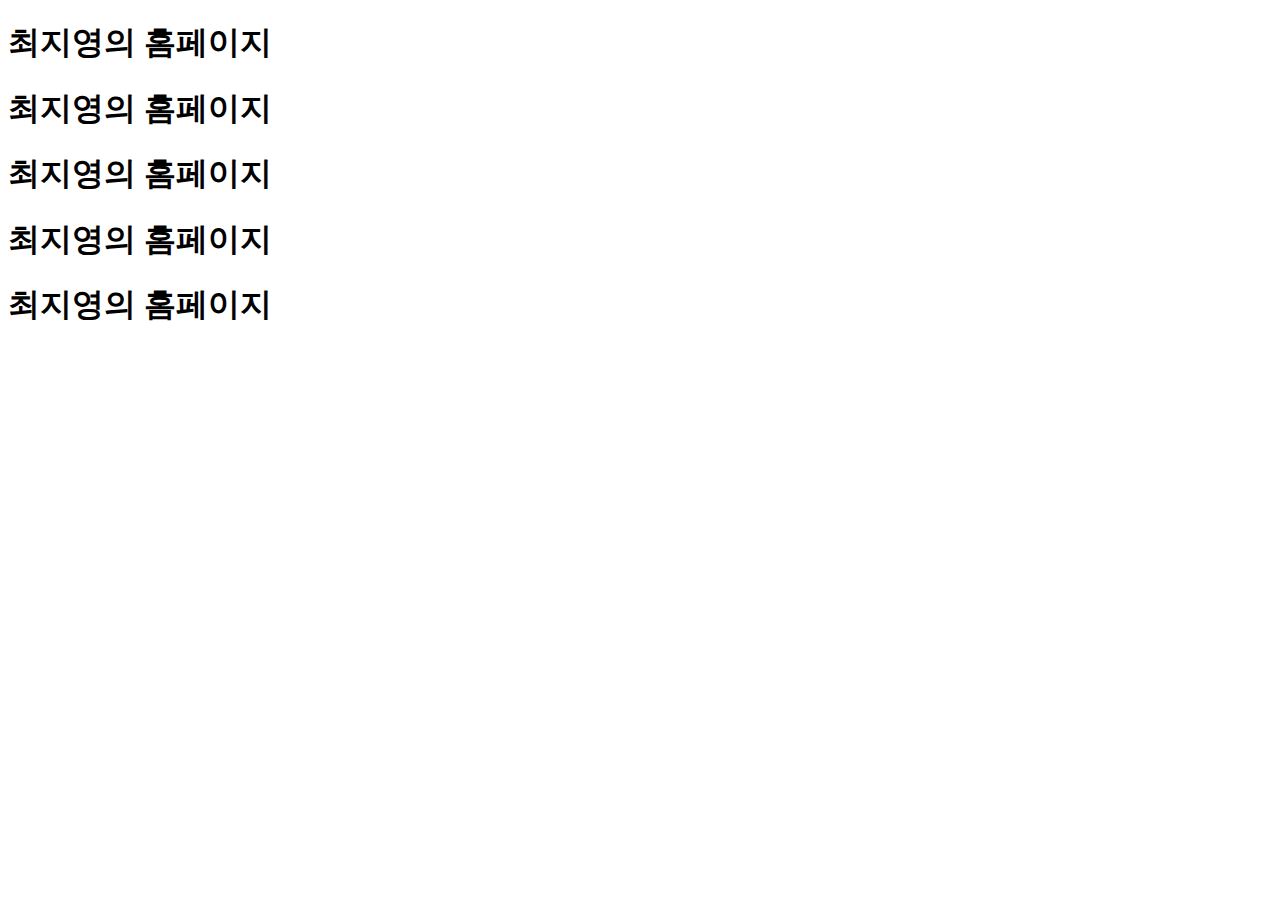
<file: index.html>
<!DOCTYPE html>
<html lang="kr">
  <head>
    <meta charset="utf-8">
    <title></title>
  </head>
  <body>

<h1>최지영의 홈페이지</h1>
<h1>최지영의 홈페이지</h1>
<h1>최지영의 홈페이지</h1>
<h1>최지영의 홈페이지</h1>
<h1>최지영의 홈페이지</h1>

  </body>
</html>
</file>
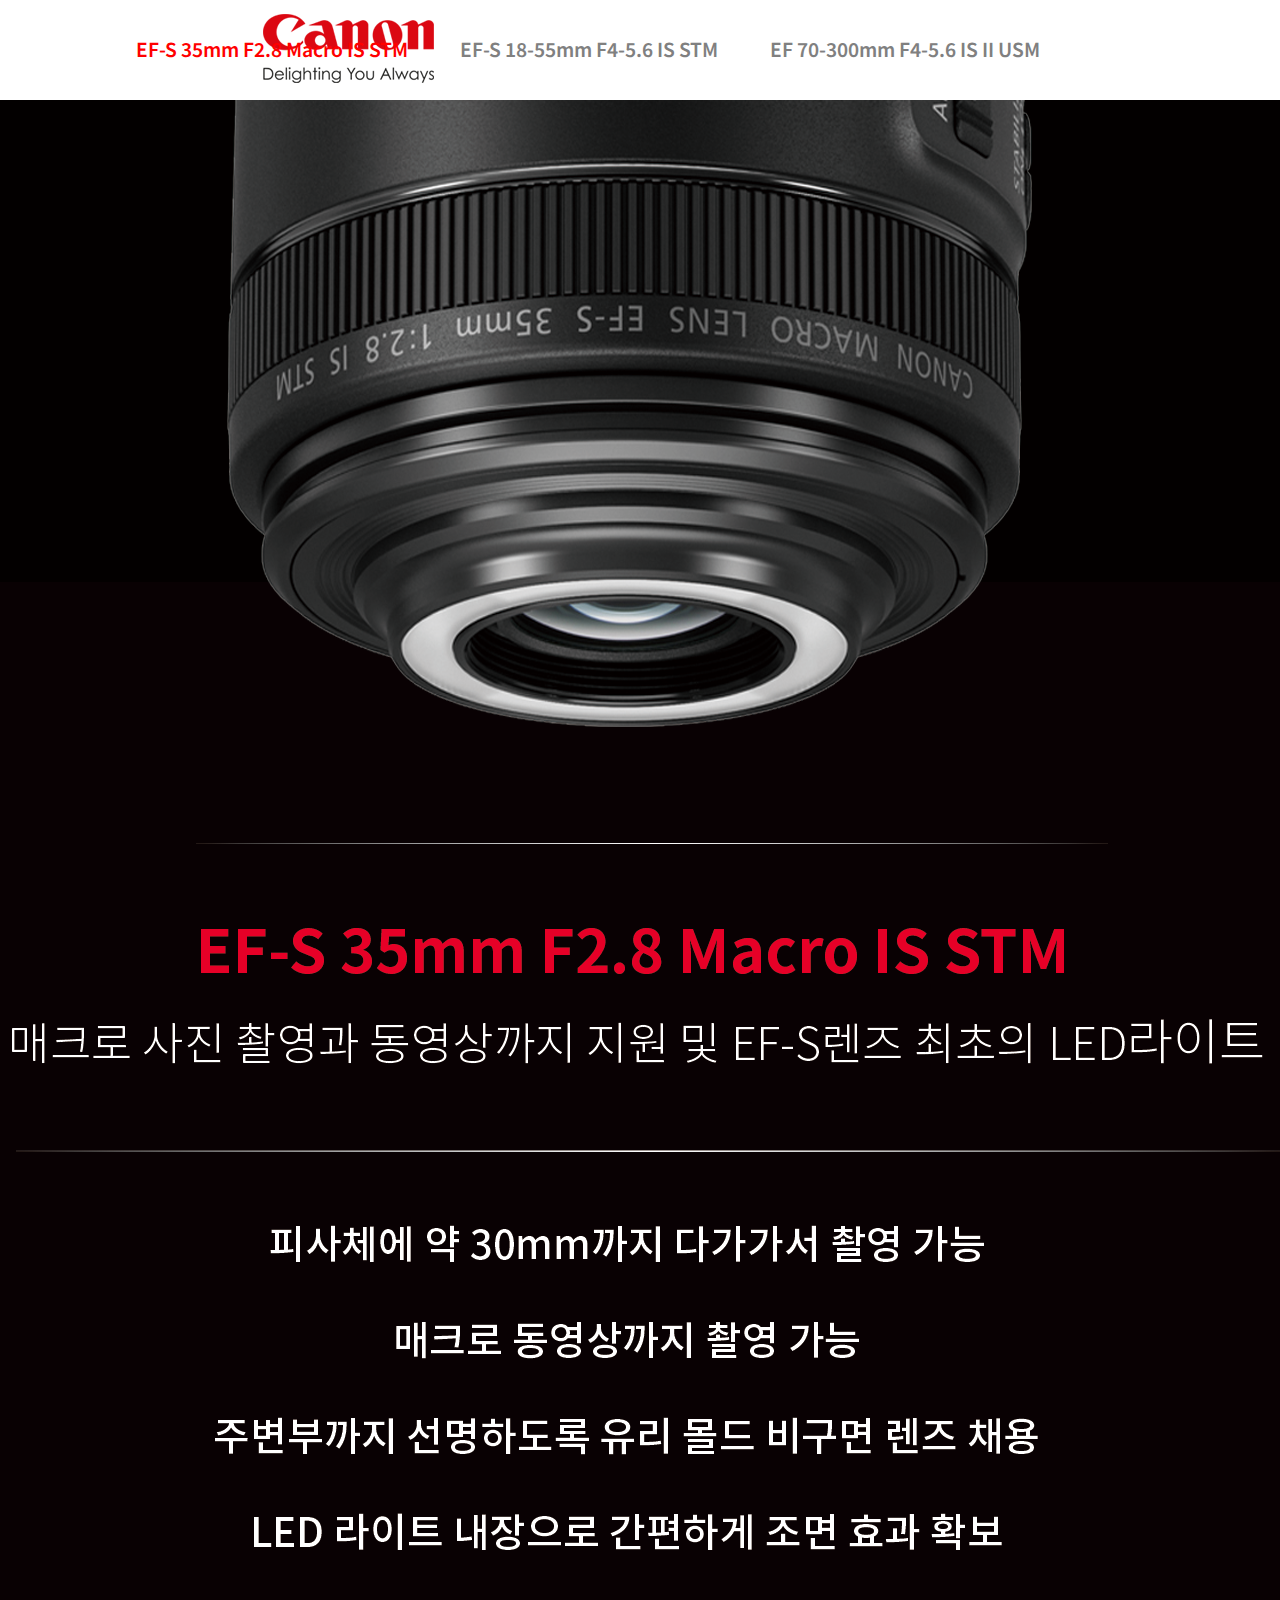
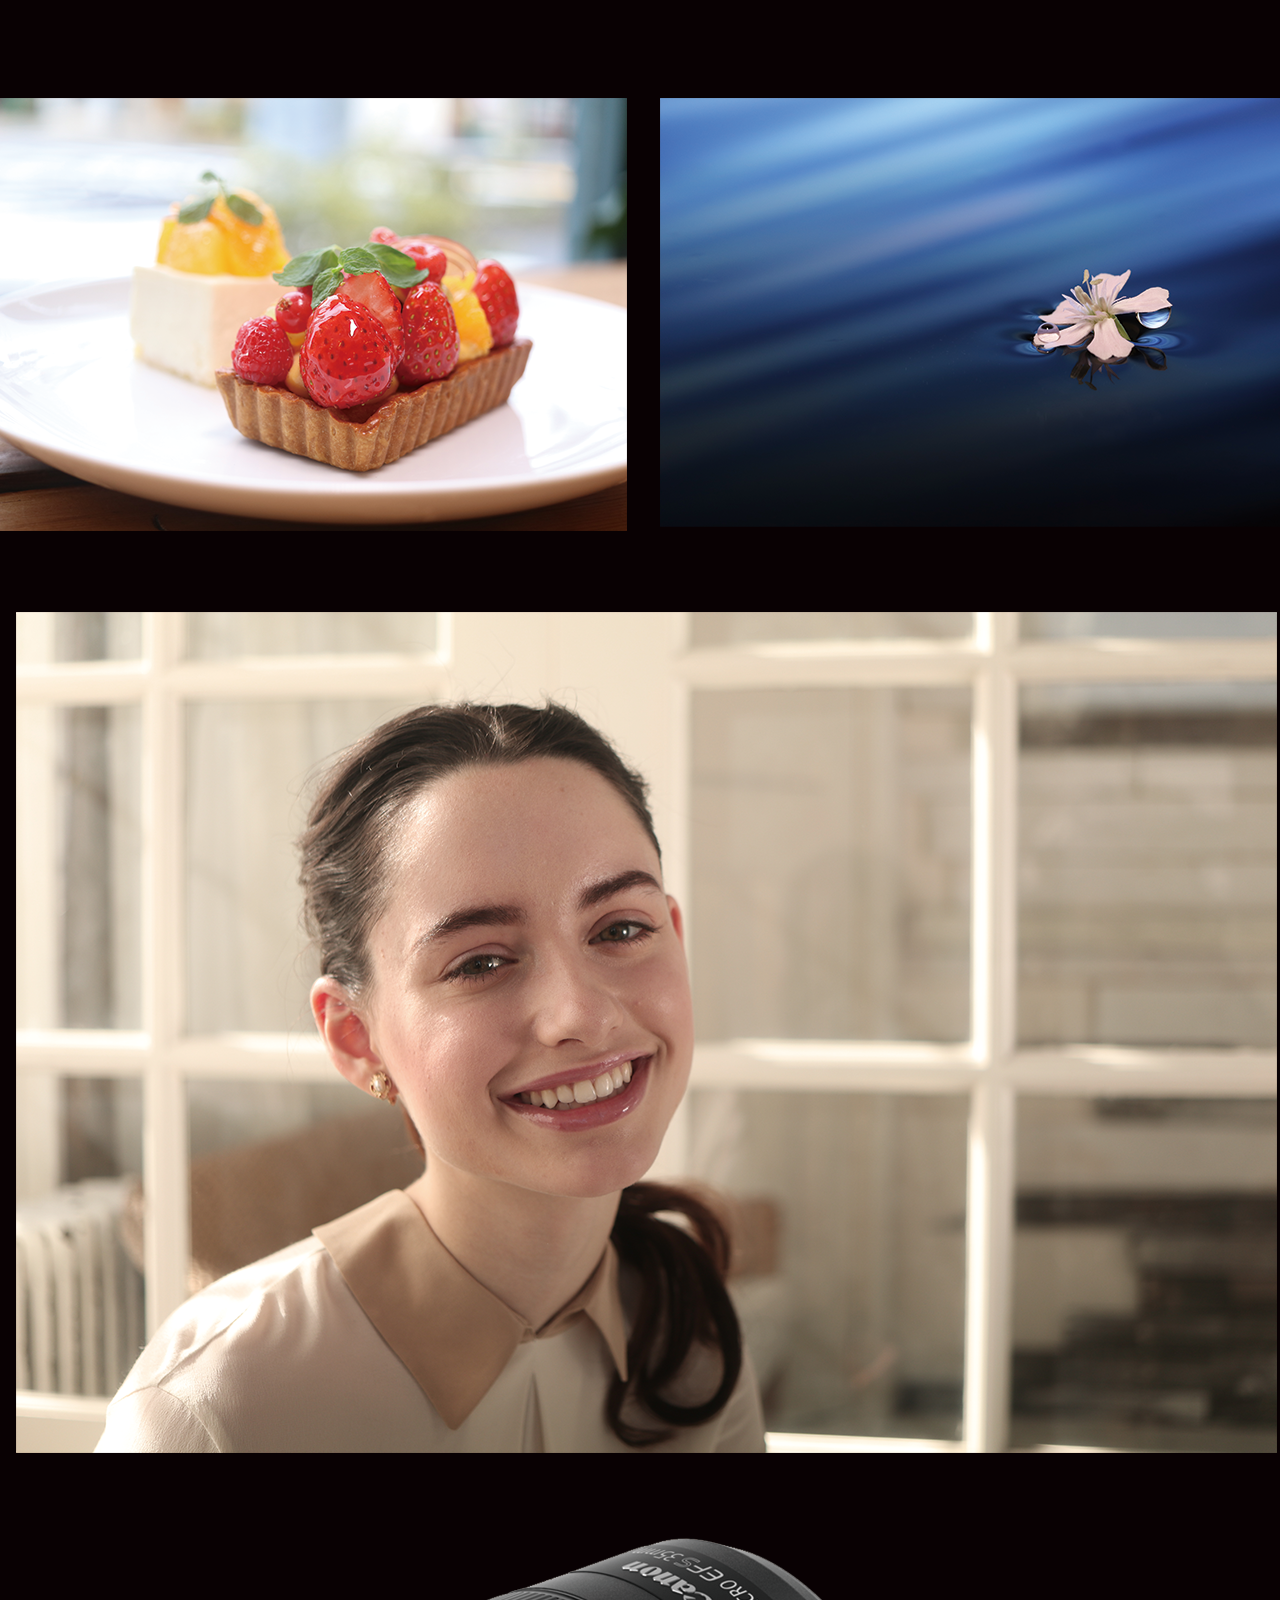
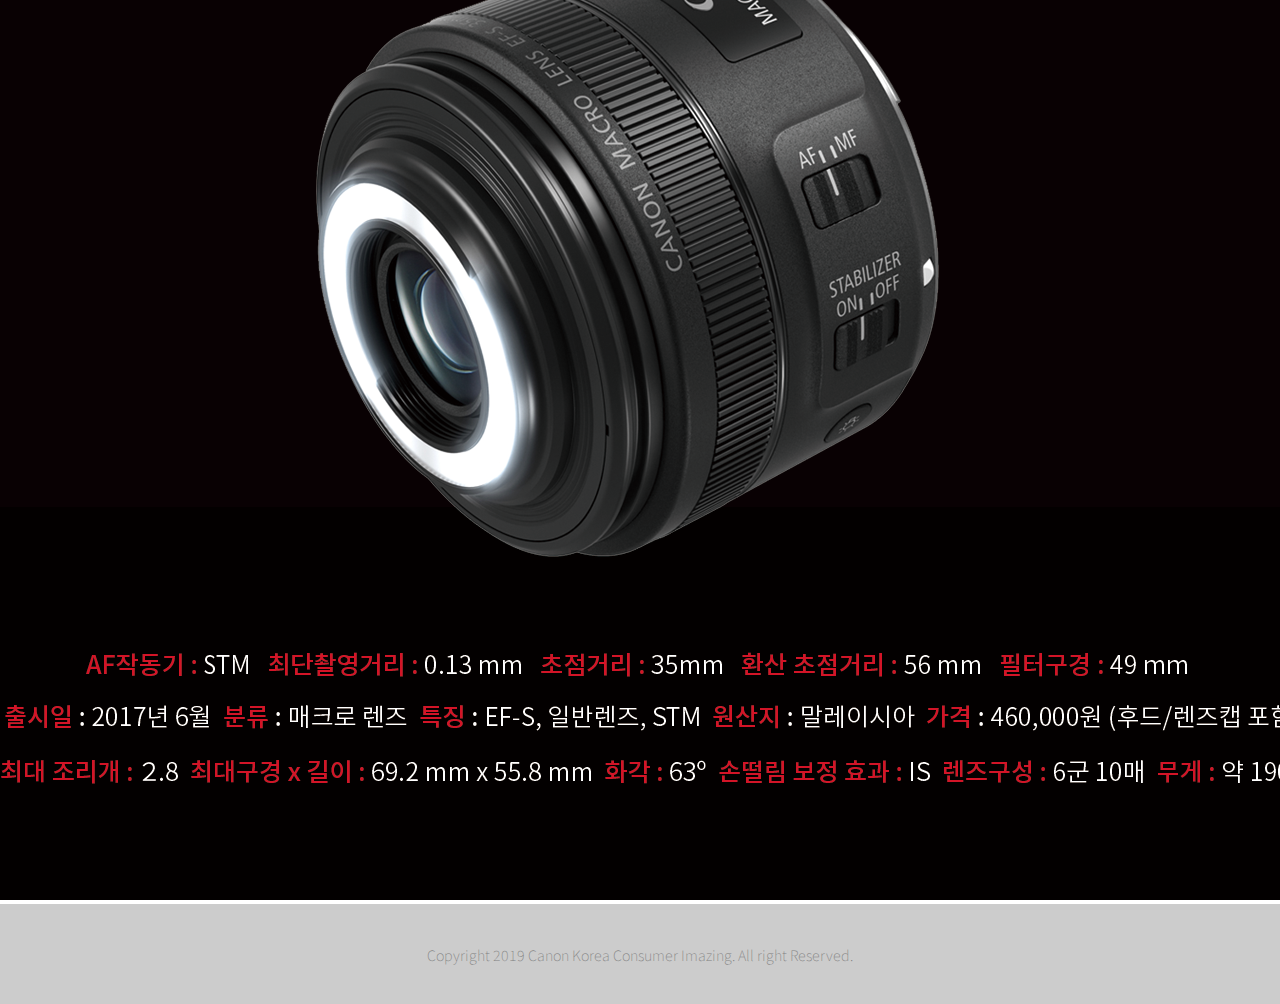
<file: p01.html>
<!DOCTYPE html>
<html lang="kr">
  <head>
    <meta charset="utf-8">
    <link rel="stylesheet" href="css.css">
    <link href="https://fonts.googleapis.com/css?family=Noto+Sans+KR" rel="stylesheet">
    <title></title>
  </head>
  <body>
<nav class="wrap">

<div class="logo">
    <img src="images/index_02.png">
</div>

   <div class="nav">
     <a href="p01.html" style="color:red">EF-S 35mm F2.8 Macro IS STM </a>
     <span class="space"></span>
     <a href="p02.html">EF-S 18-55mm F4-5.6 IS STM </a>
     <span class="space"></span>
     <a href="p03.html">EF 70-300mm F4-5.6 IS II USM </a>
</div>

</nav>

<section class="bodywrap"><div class="page">
<img src="images/p01.png">
</div></section>

<footer><div class="footer">
  Copyright 2019 Canon Korea Consumer Imazing.
  All right Reserved.
</div></footer>



  </body>
</html>
</file>
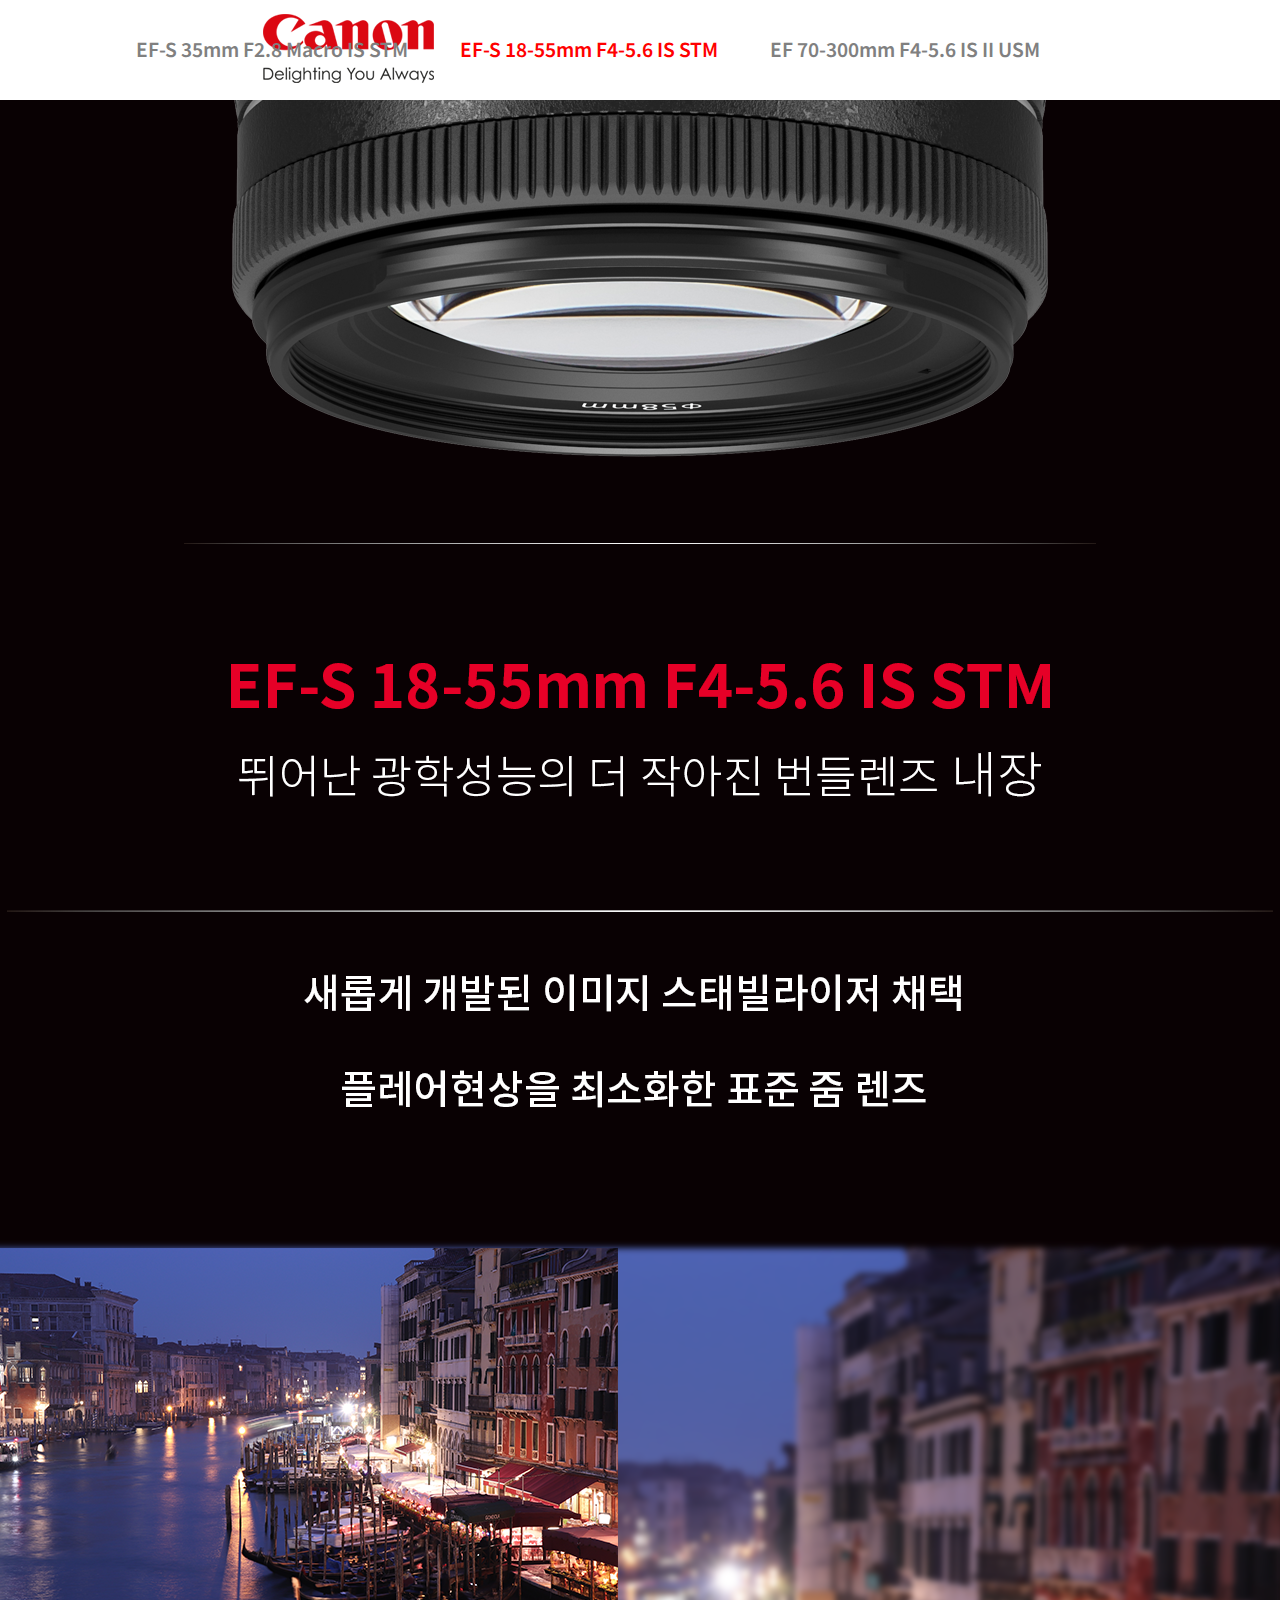
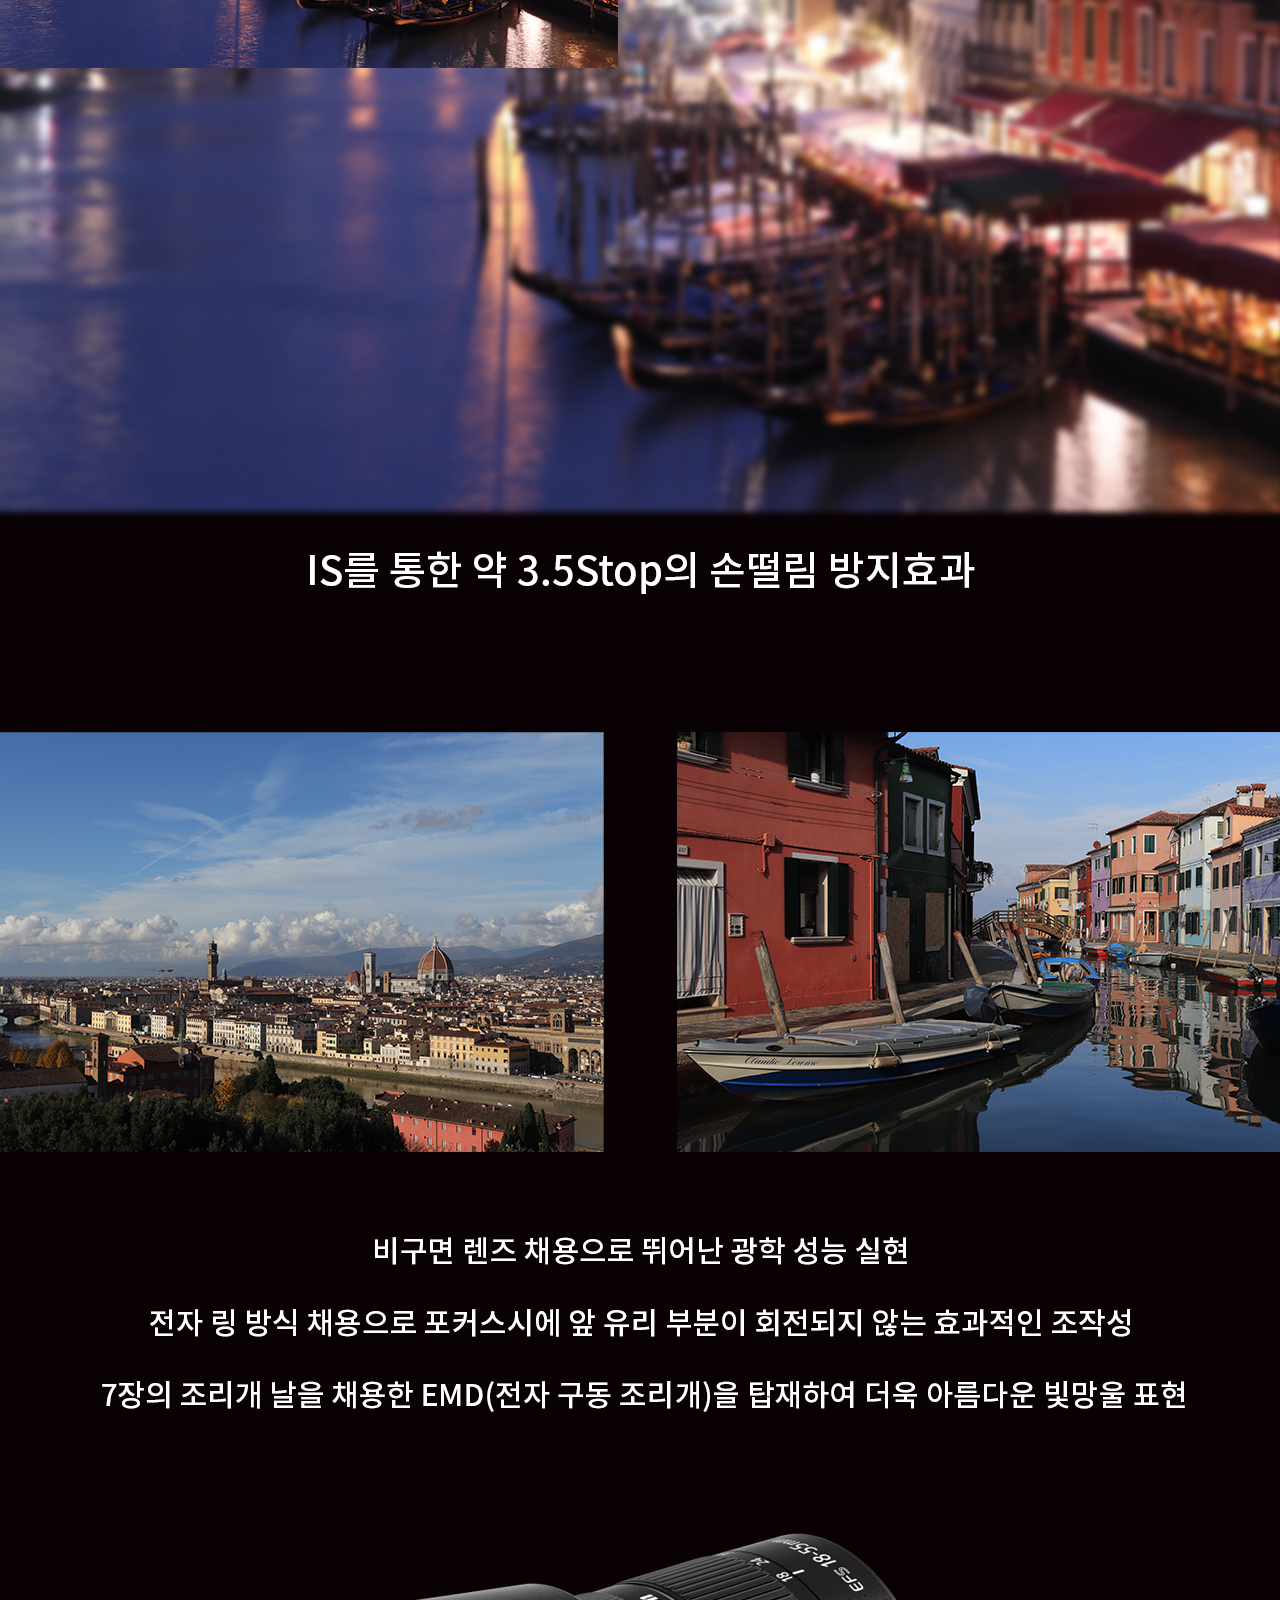
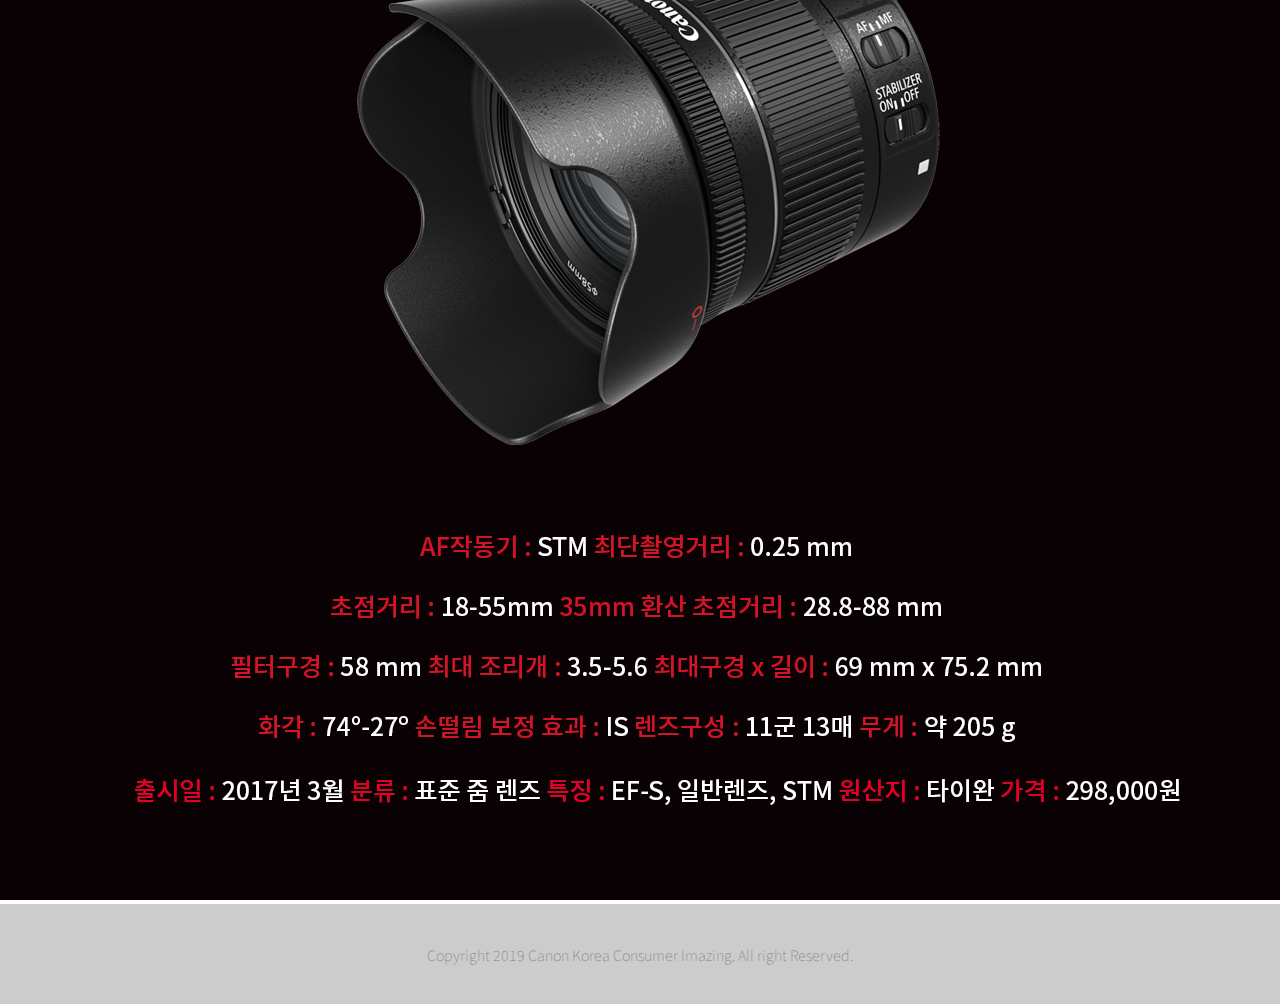
<file: p02.html>
<!DOCTYPE html>
<html lang="kr">
  <head>
    <meta charset="utf-8">
    <link rel="stylesheet" href="css.css">
    <link href="https://fonts.googleapis.com/css?family=Noto+Sans+KR" rel="stylesheet">
    <title></title>
  </head>
  <body>
<nav class="wrap">

<div class="logo">
    <img src="images/index_02.png">
</div>

   <div class="nav">
     <a href="p01.html">EF-S 35mm F2.8 Macro IS STM </a>
     <span class="space"></span>
     <a href="p02.html"style="color:red">EF-S 18-55mm F4-5.6 IS STM </a>
     <span class="space"></span>
     <a href="p03.html">EF 70-300mm F4-5.6 IS II USM </a>
</div>

</nav>

<section class="bodywrap"><div class="page">
<img src="images/p02.png">
</div></section>

<footer><div class="footer">
  Copyright 2019 Canon Korea Consumer Imazing.
  All right Reserved.
</div></footer>



  </body>
</html>
</file>
<file: css.css>
body, h1 {margin: 0px;}
#scene{height: 800px;
       background-size: cover;
       background-attachment: fixed;
       }
.one{background-image: url(images/index_08.png);}
.two{background-image: url(images/index_09.png);}
.three{background-image: url(images/index_10.png);}

/*--푸터적용--*/
footer{
  height: 100px;
  background-color: rgba(0, 0, 0, 0.2);
}

  .footer{position: relative;
          left: 50%; top: 50%;
          transform: translateX(-50%) translateY(-50%);
          text-align: center;
          font-family: 'Noto Sans KR', sans-serif;
          font-size: 0.9rem;
          font-weight: 100;
          color: grey;
        }

/*--네비게이션 처리--*/
.wrap{
  border: 0px solid red;
  height: 100px;
  width: 100%;
  position: static;
  background-color: white;
  z-index: 10;
}

.logo{
  border: 0px solid blue;
  display: inline-block;
  margin-left: 240px;
}

.nav{
  border: 0px solid green;
  position: absolute;
  right: 240px;
  top: 35px;
  display: inline-block;
  font-family: 'Noto Sans KR', sans-serif;
  font-size: 1.2rem;
  font-weight: 600;
  color: grey;
}

.space{margin-left: 3rem;}

a, a:link :visited :active{text-decoration: none;
                           color: grey;}
a:hover{color: red;}
/*--서브페이지 구성--*/
.bodywrap{
  top: 100px;
  width: 100%;
  height: 100%;
}

.page{
  position: relative;
  width: 1440px;
  left: 50%;
  transform: translateX(-50%);
}

#scene h1{position: relative;
          left: 50%; top: 50%;
          transform: translateX(-50%) translateY(-50%);
          text-align: center;}
</file>
